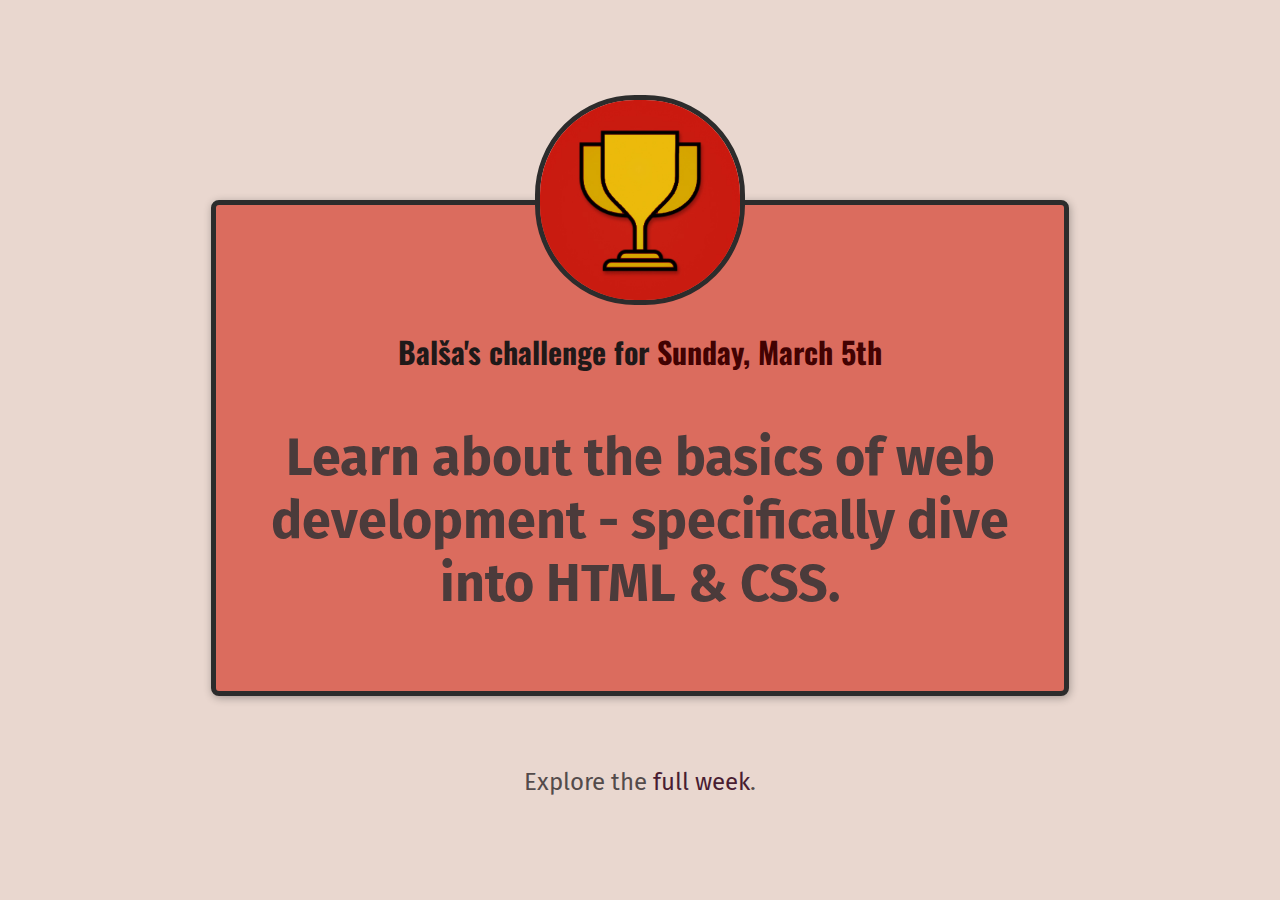
<file: index.html>
<!DOCTYPE html>
<html lang="en">
  <head>
    <meta charset="UTF-8" />
    <link rel="preconnect" href="https://fonts.googleapis.com" />
    <link rel="preconnect" href="https://fonts.gstatic.com" crossorigin />
    <link
      href="https://fonts.googleapis.com/css2?family=Fira+Sans:wght@400;700&family=Oswald:wght@700&display=swap"
      rel="stylesheet"
    />
    <link rel="stylesheet" href="styles/shared.css" />
    <link href="styles/daily-challenge.css" rel="stylesheet" />
    <link rel="icon" href="images/favicon.ico" type="image/x-icon" />
    <link rel="apple-touch-icon" sizes="180x180" href="/apple-touch-icon.png" />
    <link rel="icon" type="image/png" sizes="32x32" href="/favicon-32x32.png" />
    <link rel="icon" type="image/png" sizes="16x16" href="/favicon-16x16.png" />
    <link rel="manifest" href="/site.webmanifest" />
    <title>My Daily Challenge</title>
  </head>
  <body>
    <main>
      <img src="images/challenges-trophy.jpg" alt="A trophy" />
      <h1>Balša's challenge for <span>Sunday, March 5th</span></h1>
      <p id="todays-challenge">
        Learn about the basics of web development - specifically dive into HTML
        & CSS.
      </p>
    </main>
    <footer>
      <p>
        Explore the
        <a href="/full-week">full week</a>.
      </p>
    </footer>
  </body>
</html>
</file>
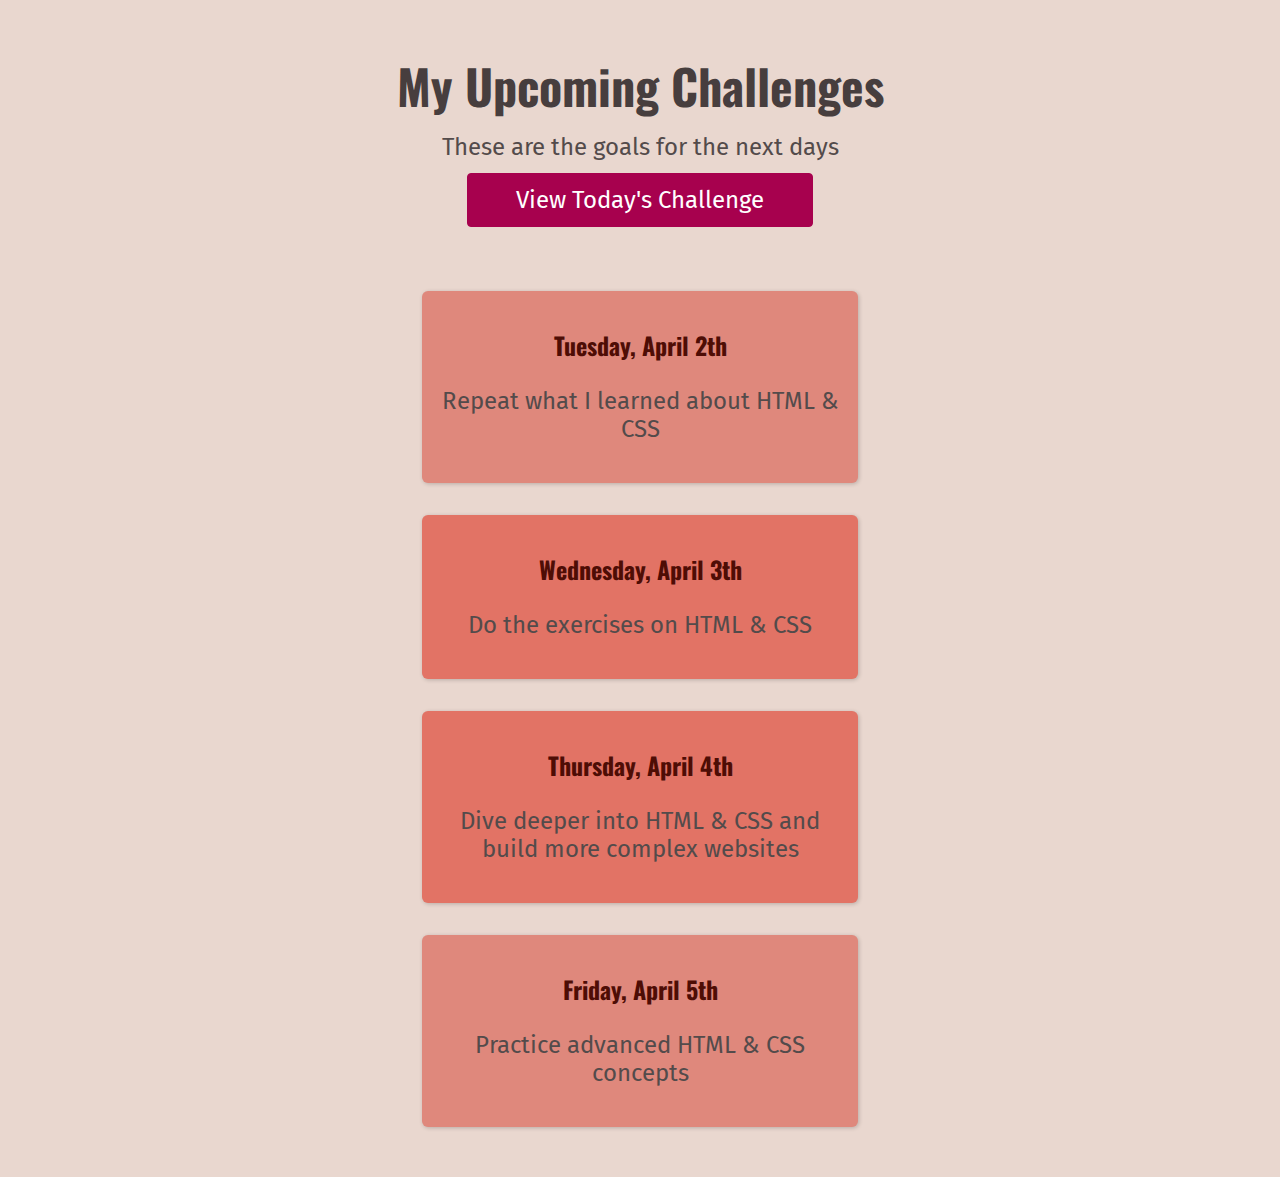
<file: full-week/index.html>
<!DOCTYPE html>
<html lang="en">
  <head>
    <meta charset="UTF-8" />
    <link rel="preconnect" href="https://fonts.googleapis.com" />
    <link rel="preconnect" href="https://fonts.gstatic.com" crossorigin />
    <link
      href="https://fonts.googleapis.com/css2?family=Fira+Sans:wght@400;700&family=Oswald:wght@700&display=swap"
      rel="stylesheet"
    />
    <link rel="stylesheet" href="/styles/shared.css" />
    <link rel="stylesheet" href="/styles/full-week.css" />
    <link rel="icon" href="/images/favicon.ico" type="image/x-icon" />
    <link rel="apple-touch-icon" sizes="180x180" href="/apple-touch-icon.png" />
    <link rel="icon" type="image/png" sizes="32x32" href="/favicon-32x32.png" />
    <link rel="icon" type="image/png" sizes="16x16" href="/favicon-16x16.png" />
    <link rel="manifest" href="/site.webmanifest" />
    <title>My Upcoming Challenges</title>
  </head>
  <body>
    <header>
      <h1>My Upcoming Challenges</h1>
      <p id="description">These are the goals for the next days</p>
      <a href="/">View Today's Challenge</a>
    </header>
    <main>
      <ol>
        <li>
          <h2>Tuesday, April 2th</h2>
          <p>Repeat what I learned about HTML & CSS</p>
        </li>
        <li class="highlight-goal">
          <h2>Wednesday, April 3th</h2>
          <p>Do the exercises on HTML & CSS</p>
        </li>
        <li class="highlight-goal">
          <h2>Thursday, April 4th</h2>
          <p>Dive deeper into HTML & CSS and build more complex websites</p>
        </li>
        <li>
          <h2>Friday, April 5th</h2>
          <p>Practice advanced HTML & CSS concepts</p>
        </li>
      </ol>
    </main>
  </body>
</html>
</file>
<file: styles/shared.css>
body {
  background-color: rgb(233, 215, 207);
  text-align: center;
  color: rgb(83, 75, 75);
  margin: 50px;
}
h1 {
  font-family: "Oswald", sans-serif;
}

p {
  font-family: "Fira Sans", sans-serif;
  font-size: 24px;
}

a {
  font-family: "Fira Sans", sans-serif;
  text-decoration: none;
  color: rgb(167, 1, 78);
}

a:hover {
  text-decoration: underline;
}
</file>
<file: styles/daily-challenge.css>
main {
  width: 800px;
  margin: 200px auto 72px auto;
  background-color: rgb(219, 108, 94);
  padding: 24px;
  border: 5px solid rgb(44, 44, 44);
  border-radius: 8px;
  box-shadow: 1px 2px 8px rgba(0, 0, 0, 0.3);
}

img {
  width: 200px;
  height: 200px;
  border-radius: 100px;
  border: 5px solid rgb(44, 44, 44);
  margin-top: -134px;
}
h1 {
  font-size: 30px;
  color: rgb(31, 25, 25);
}
a {
  color: rgb(73, 29, 50);
}
span {
  color: rgb(66, 2, 2);
}

#todays-challenge {
  color: rgb(75, 59, 59);
  font-weight: bold;
  font-size: 52px;
}
</file>
<file: styles/full-week.css>
header {
  margin-bottom: 64px;
}
h1 {
  font-size: 48px;
  color: rgb(71, 62, 62);
  margin: 0;
}

#description {
  margin: 12px 0;
}

/* header p {
  margin-bottom: 36px;
} */

a {
  padding: 12px 48px;
  background-color: rgb(167, 1, 78);
  color: white;
  border-radius: 4px;
  border: 1px solid rgb(167, 1, 78);
  font-size: 24px;
  display: inline-block;
  margin: 0;
}
a:hover {
  text-decoration: none;
  background-color: rgb(180, 12, 90);
}
ol {
  list-style: none;
  width: 500px;
  margin: 36px auto 0 auto;
  padding: 0;
}
li {
  padding: 16px;
  box-shadow: 1px 1px 4px rgba(0, 0, 0, 0.2);
  background-color: rgb(223, 136, 124);
  border-radius: 6px;
  margin: 32px;
}
h2 {
  color: rgb(78, 13, 5);
  font-family: "Oswald", sans-serif;
}
/* main p {
  margin: 12px;
  color: rgb(71, 29, 22);
} */
.highlight-goal {
  background-color: rgb(226, 115, 101);
}
</file>
